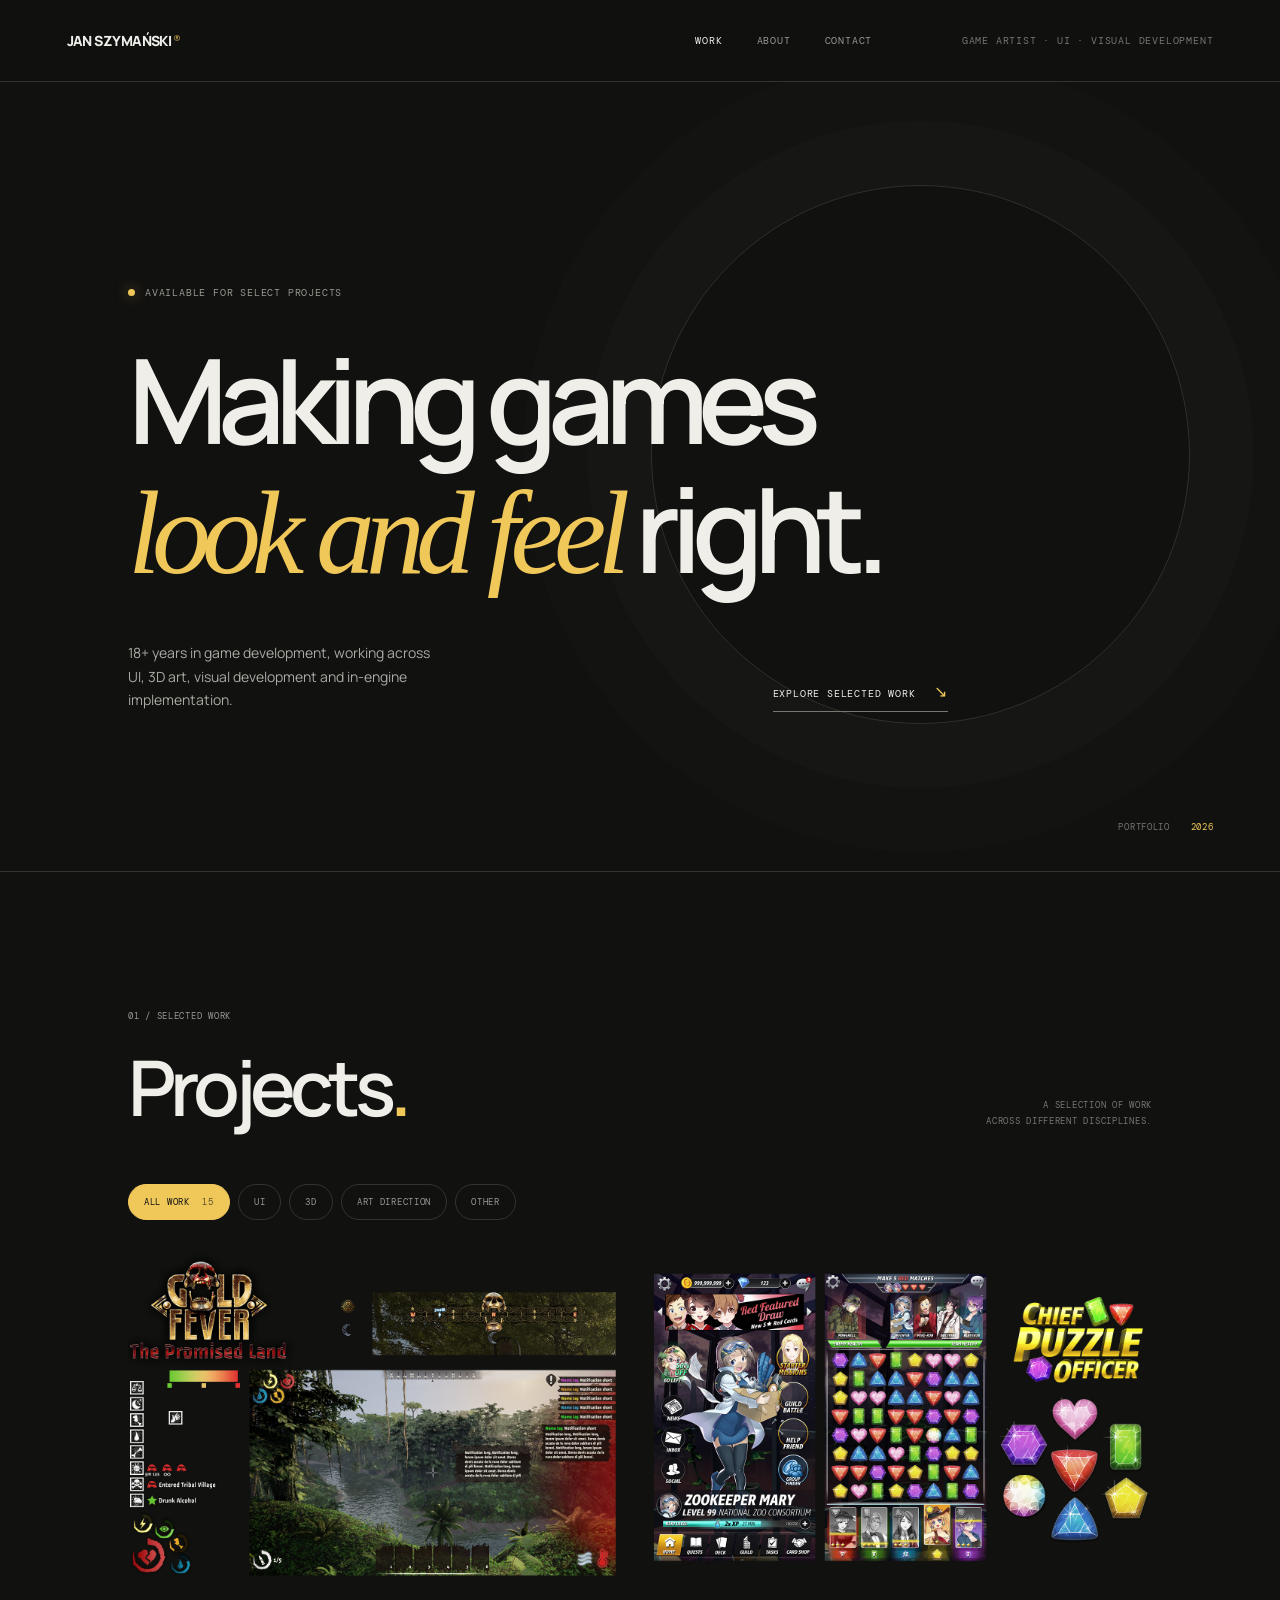
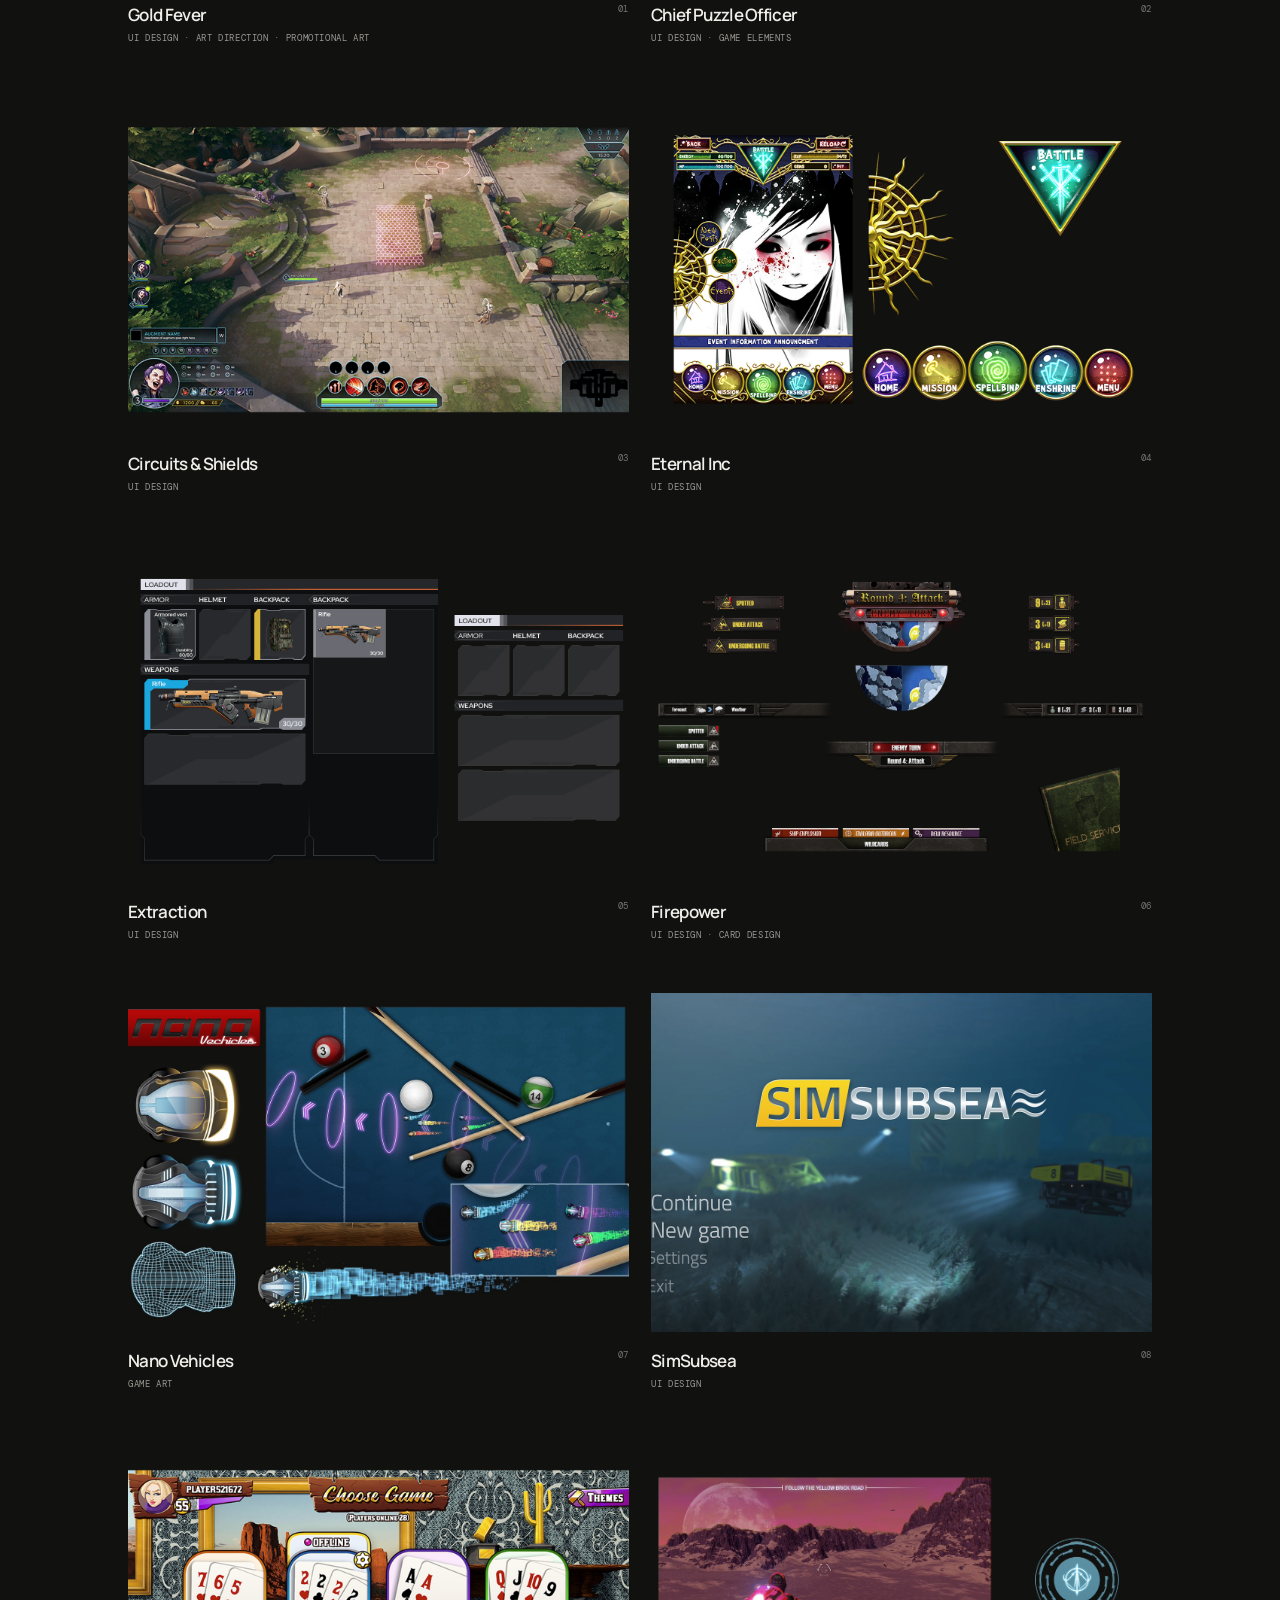
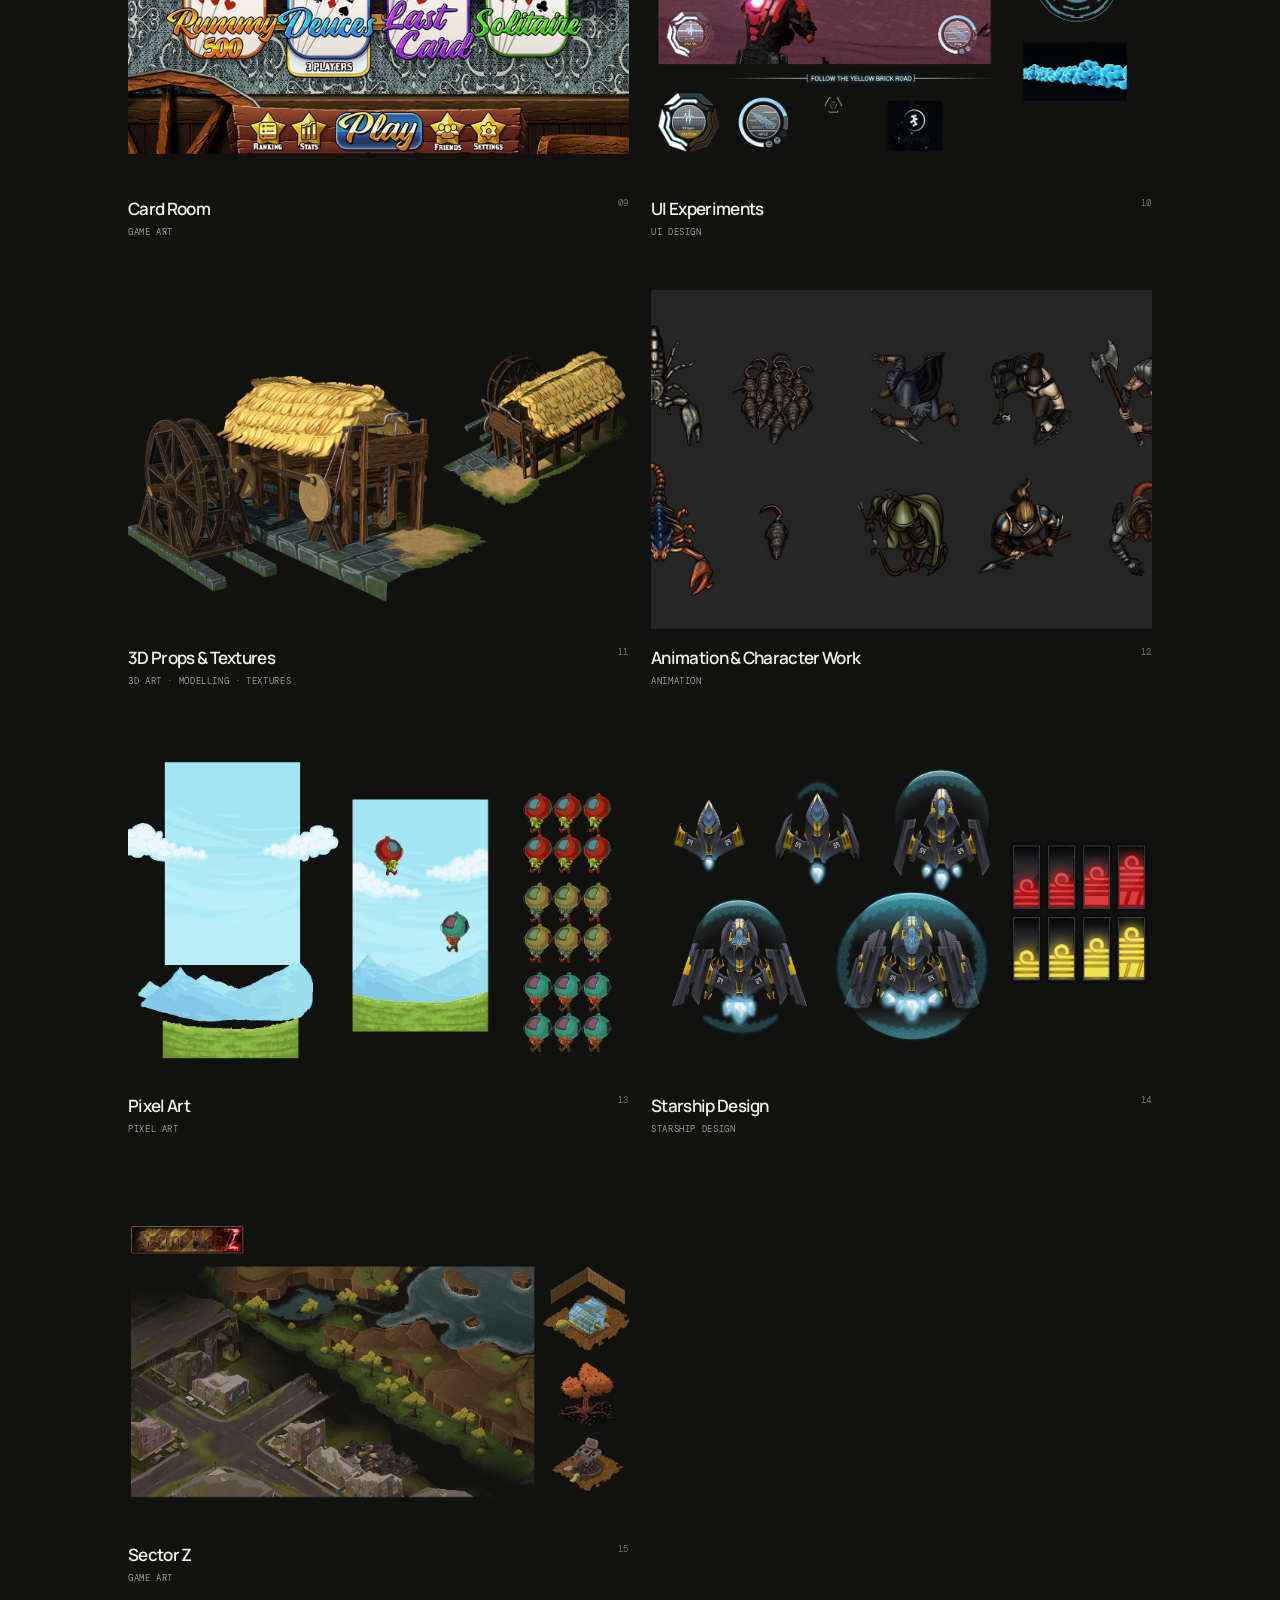
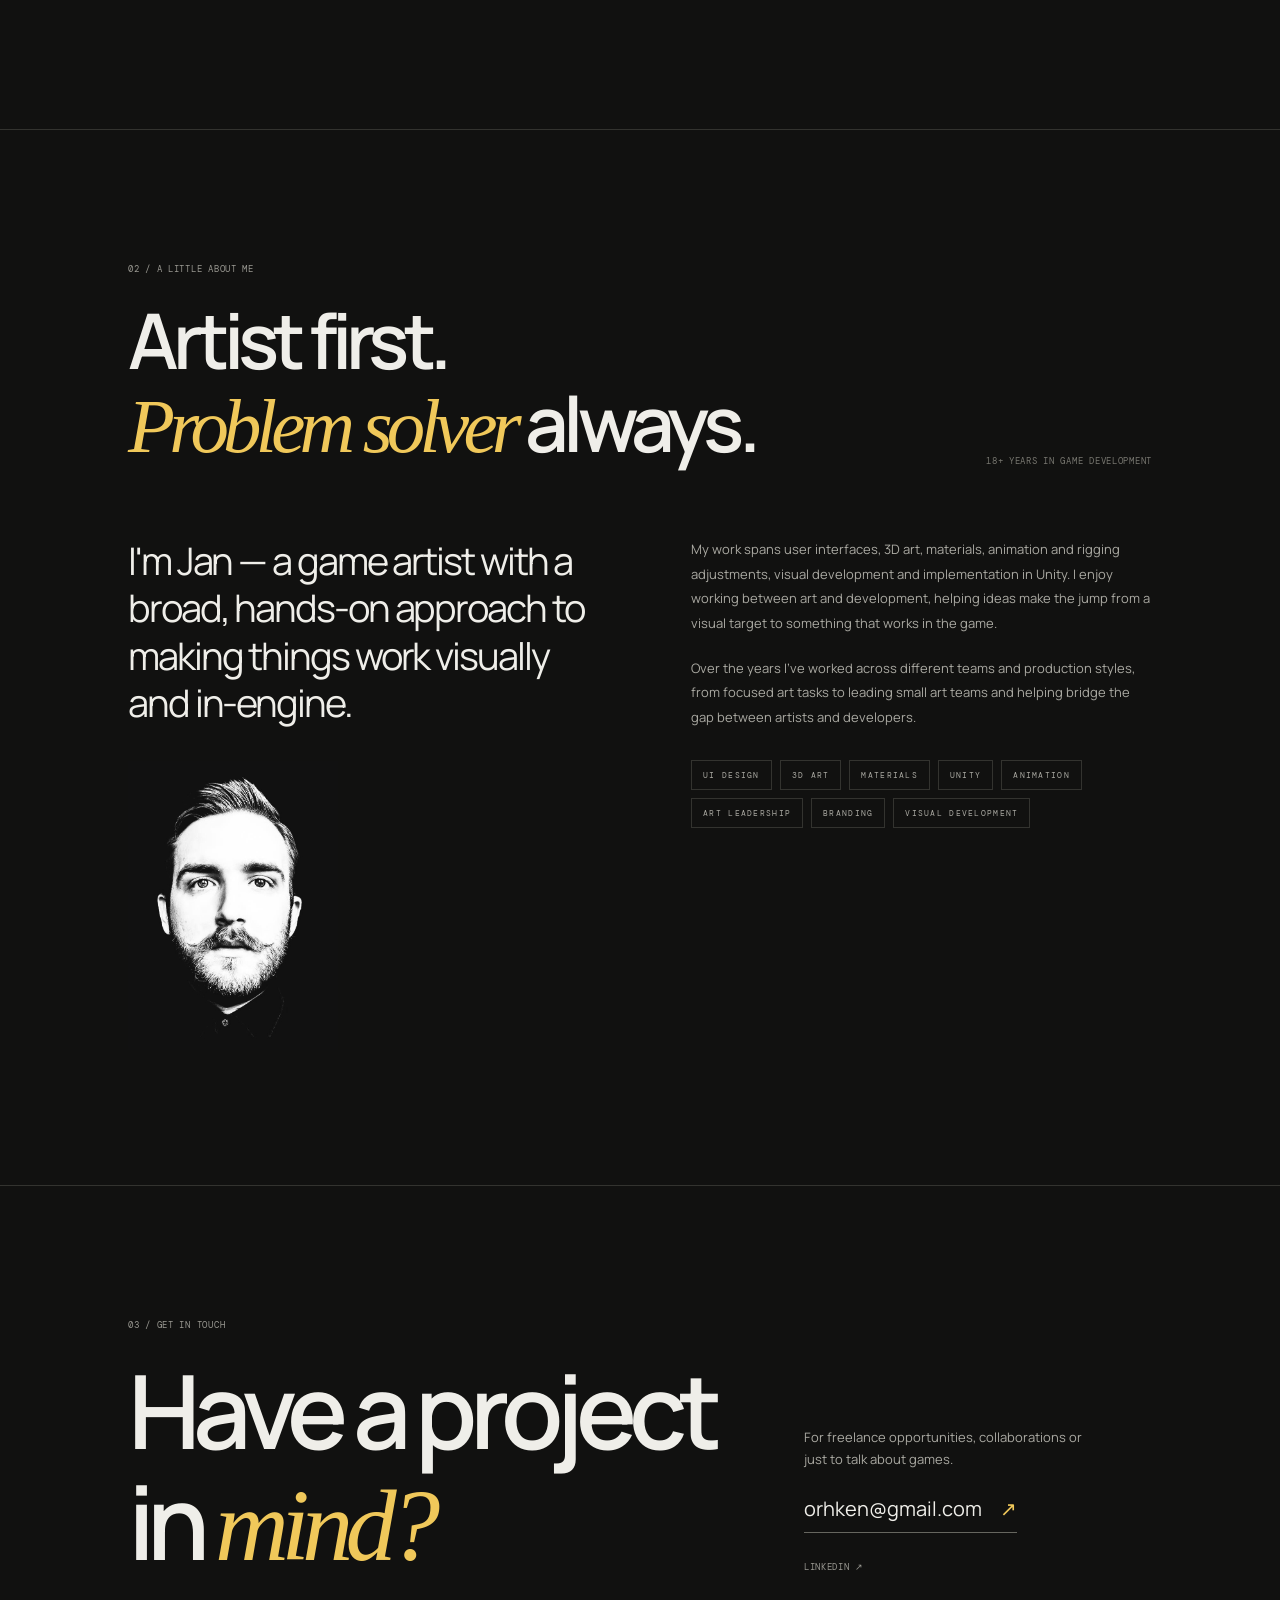
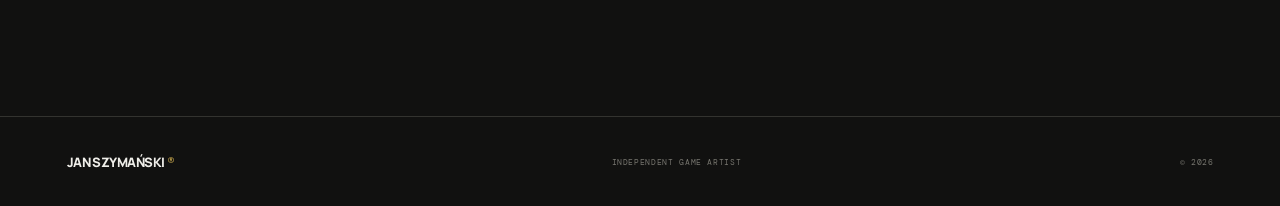
<file: index.html>
<!doctype html>
<html lang="en">
<head>
  <meta charset="utf-8">
  <meta name="viewport" content="width=device-width, initial-scale=1">
  <meta name="description" content="Selected game art, UI and visual development work by Jan Szymański.">
  <meta name="theme-color" content="#111110">
  <title>Jan Szymański — Game Artist</title>
  <link rel="preconnect" href="https://fonts.googleapis.com">
  <link rel="preconnect" href="https://fonts.gstatic.com" crossorigin>
  <link href="https://fonts.googleapis.com/css2?family=DM+Mono:wght@400;500&family=Manrope:wght@400;500;600;700;800&display=swap" rel="stylesheet">
  <link rel="icon" type="image/jpeg" href="assets/images/Icon.jpg">
  <link rel="stylesheet" href="assets/css/style.css">
</head>
<body>
  <header class="site-header">
    <a class="wordmark" href="index.html" aria-label="Jan Szymański home">JAN SZYMAŃSKI<span>®</span></a>
    <button class="menu-toggle" aria-label="Toggle navigation" aria-expanded="false"><i></i><i></i></button>
    <nav class="main-nav">
      <a href="#work" class="nav-link active">Work</a>
      <a href="#about" class="nav-link">About</a>
      <a href="#contact" class="nav-link">Contact</a>
    </nav>
    <span class="header-note">GAME ARTIST · UI · VISUAL DEVELOPMENT</span>
  </header>

  <main>
    <section class="hero">
      <div class="hero-kicker"><span class="status-dot"></span> AVAILABLE FOR SELECT PROJECTS</div>
      <h1>Making games<br><em>look and feel</em> right.</h1>
      <div class="hero-bottom">
        <p>18+ years in game development, working across UI, 3D art, visual development and in-engine implementation.</p>
        <a class="text-link" href="#work">Explore selected work <span>↘</span></a>
      </div>
      <div class="hero-index">PORTFOLIO <span>2026</span></div>
    </section>

    <section class="work-section section-wrap" id="work">
      <div class="section-heading">
        <div><span class="eyebrow">01 / SELECTED WORK</span><h2>Projects<span class="heading-period">.</span></h2></div>
        <span class="section-aside">A selection of work<br>across different disciplines.</span>
      </div>
      <div class="filters" role="group" aria-label="Filter projects">
        <button class="filter-btn selected" data-filter="All">All work <span class="filter-count" id="all-count"></span></button>
        <button class="filter-btn" data-filter="UI">UI</button>
        <button class="filter-btn" data-filter="3D">3D</button>
        <button class="filter-btn" data-filter="Art Direction">Art direction</button>
        <button class="filter-btn" data-filter="Other">Other</button>
      </div>
      <div class="project-grid" id="project-grid" aria-live="polite"></div>
    </section>

    <section class="about-section section-wrap" id="about">
      <div class="section-heading">
        <div><span class="eyebrow">02 / A LITTLE ABOUT ME</span><h2>Artist first.<br><em>Problem solver</em> always.</h2></div>
        <span class="section-aside">18+ years in game development</span>
      </div>
      <div class="about-content">
        <div class="about-intro"><p class="about-lead">I'm Jan — a game artist with a broad, hands-on approach to making things work visually and in-engine.</p><img class="about-photo" src="assets/images/Pf_Photo.jpg" alt="Portrait of Jan Szymański" loading="lazy"></div>
        <div class="about-detail">
          <p>My work spans user interfaces, 3D art, materials, animation and rigging adjustments, visual development and implementation in Unity. I enjoy working between art and development, helping ideas make the jump from a visual target to something that works in the game.</p>
          <p>Over the years I've worked across different teams and production styles, from focused art tasks to leading small art teams and helping bridge the gap between artists and developers.</p>
          <div class="skill-list">
            <span>UI DESIGN</span><span>3D ART</span><span>MATERIALS</span><span>UNITY</span><span>ANIMATION</span><span>ART LEADERSHIP</span><span>BRANDING</span><span>VISUAL DEVELOPMENT</span>
          </div>
        </div>
      </div>
    </section>

    <section class="contact-section section-wrap" id="contact">
      <span class="eyebrow">03 / GET IN TOUCH</span>
      <div class="contact-layout">
        <h2>Have a project<br>in <em>mind?</em></h2>
        <div class="contact-info">
          <p>For freelance opportunities, collaborations or just to talk about games.</p>
          <a class="contact-email" href="mailto:orhken@gmail.com">orhken@gmail.com <span>↗</span></a>
          <div class="social-links">
            <a href="https://www.linkedin.com/in/jan-szymanski-ui" target="_blank" rel="noreferrer">LinkedIn ↗</a>
          </div>
        </div>
      </div>
    </section>
  </main>

  <footer class="site-footer"><a class="wordmark" href="#">JAN SZYMAŃSKI<span>®</span></a><span>INDEPENDENT GAME ARTIST</span><span>© 2026</span></footer>

  <script src="assets/js/projects.js"></script>
  <script src="assets/js/main.js"></script>
</body>
</html>
</file>
<file: assets/css/style.css>
@property --accent {
  syntax: "<color>";
  inherits: true;
  initial-value: #F0C85A;
}

:root {
  --bg: #111110;
  --panel: #1a1a18;
  --text: #efeee9;
  --muted: #999891;
  --line: #33332f;
  --accent: #F0C85A;
  --max: 1440px;
  animation: accent-cycle 25s linear infinite;
}

@keyframes accent-cycle {
  0%, 16% { --accent: #F0C85A; }
  20%, 36% { --accent: #8FCB78; }
  40%, 56% { --accent: #ED91B9; }
  60%, 76% { --accent: #B39AF5; }
  80%, 96% { --accent: #78BDF2; }
  100% { --accent: #F0C85A; }
}

@media (prefers-reduced-motion: reduce) {
  :root { animation: none; }
  .wordmark span { animation: none; }
}

* { box-sizing: border-box; }

html {
  scroll-behavior: smooth;
  scroll-padding-top: 90px;
}

body {
  margin: 0;
  background: var(--bg);
  color: var(--text);
  font-family: "Manrope", Arial, sans-serif;
  -webkit-font-smoothing: antialiased;
}

a {
  color: inherit;
  text-decoration: none;
}

button { font: inherit; }

.site-header {
  height: 82px;
  padding: 0 5.2vw;
  display: flex;
  align-items: center;
  justify-content: space-between;
  border-bottom: 1px solid var(--line);
  position: sticky;
  top: 0;
  z-index: 20;
  background: rgba(17,17,16,.92);
  backdrop-filter: blur(14px);
}

.wordmark {
  font-size: 14px;
  font-weight: 800;
  letter-spacing: -.04em;
  white-space: nowrap;
}

.wordmark span {
  color: var(--accent);
  font: 10px "DM Mono", monospace;
  vertical-align: top;
  margin-left: 3px;
  animation: wordmark-accent-cycle 25s linear infinite;
}

@keyframes wordmark-accent-cycle {
  0%, 16% { color: #F0C85A; }
  20%, 36% { color: #8FCB78; }
  40%, 56% { color: #ED91B9; }
  60%, 76% { color: #B39AF5; }
  80%, 96% { color: #78BDF2; }
  100% { color: #F0C85A; }
}

.main-nav {
  display: flex;
  gap: 34px;
  margin-left: auto;
  margin-right: 7vw;
}

.main-nav a,
.header-note,
.back-link {
  font: 10px "DM Mono", monospace;
  letter-spacing: .08em;
  text-transform: uppercase;
  color: var(--muted);
  transition: color .2s;
}

.main-nav a:hover,
.main-nav a.active,
.back-link:hover {
  color: var(--text);
}

.header-note { color: #77766f; }
.menu-toggle { display: none; }

.hero {
  min-height: min(790px, calc(100vh - 82px));
  padding: 12vh 10vw 7vh;
  position: relative;
  display: flex;
  flex-direction: column;
  justify-content: center;
  border-bottom: 1px solid var(--line);
  overflow: hidden;
}

.hero:after {
  content: "";
  position: absolute;
  width: 42vw;
  height: 42vw;
  max-width: 620px;
  max-height: 620px;
  right: 7vw;
  top: 13%;
  border-radius: 50%;
  border: 1px solid #30302b;
  box-shadow: 0 0 0 5vw rgba(255,255,255,.012),
              0 0 0 10vw rgba(255,255,255,.009);
  pointer-events: none;
}

.hero-kicker,
.eyebrow,
.hero-index,
.section-aside,
.project-meta,
.project-number,
.filter-btn,
.site-footer,
.skill-list,
.project-tag {
  font-family: "DM Mono", monospace;
  text-transform: uppercase;
  letter-spacing: .08em;
}

.hero-kicker {
  color: var(--muted);
  font-size: 10px;
  display: flex;
  align-items: center;
  gap: 10px;
  position: relative;
  z-index: 1;
}

.status-dot {
  width: 7px;
  height: 7px;
  background: var(--accent);
  border-radius: 50%;
  box-shadow: 0 0 14px color-mix(in srgb, var(--accent) 50%, transparent);
}

.hero h1 {
  font-size: clamp(58px, 9.2vw, 142px);
  line-height: 1.1;
  letter-spacing: -.085em;
  font-weight: 600;
  margin: 35px 0 42px;
  position: relative;
  z-index: 1;
}

h1 em,
h2 em {
  font-family: Georgia, serif;
  font-weight: 400;
  letter-spacing: -.075em;
  color: var(--accent);
}

.hero-bottom {
  display: flex;
  justify-content: space-between;
  align-items: end;
  max-width: 820px;
  position: relative;
  z-index: 1;
}

.hero-bottom p {
  max-width: 320px;
  color: #aaa9a2;
  line-height: 1.7;
  font-size: 14px;
  margin: 0;
}

.text-link {
  font: 10px "DM Mono", monospace;
  text-transform: uppercase;
  letter-spacing: .08em;
  padding-bottom: 9px;
  border-bottom: 1px solid #77766f;
}

.text-link span {
  color: var(--accent);
  margin-left: 12px;
  font-size: 16px;
}

.hero-index {
  position: absolute;
  right: 5.2vw;
  bottom: 38px;
  color: #77766f;
  font-size: 9px;
}

.hero-index span {
  color: var(--accent);
  margin-left: 15px;
}

.section-wrap {
  padding-left: 10vw;
  padding-right: 10vw;
}

.work-section {
  padding-top: 130px;
  padding-bottom: 145px;
}

.section-heading {
  display: flex;
  justify-content: space-between;
  align-items: end;
  margin-bottom: 55px;
}

.eyebrow {
  color: var(--muted);
  font-size: 9px;
}

.section-heading h2,
.contact-layout h2 {
  font-size: clamp(46px, 6vw, 82px);
  line-height: 1.08;
  letter-spacing: -.075em;
  font-weight: 600;
  margin: 22px 0 0;
}

.heading-period { color: var(--accent); }

.section-aside {
  color: #77766f;
  font-size: 9px;
  line-height: 1.8;
  text-align: right;
}

.filters {
  display: flex;
  flex-wrap: wrap;
  gap: 8px;
  margin-bottom: 28px;
}

.filter-btn {
  background: transparent;
  color: var(--muted);
  border: 1px solid var(--line);
  padding: 11px 15px;
  border-radius: 30px;
  font-size: 9px;
  cursor: pointer;
  transition: .2s;
}

.filter-btn:hover,
.filter-btn.selected {
  color: var(--bg);
  background: var(--accent);
  border-color: var(--accent);
}

.filter-count {
  margin-left: 7px;
  opacity: .65;
}

.project-grid {
  display: grid;
  grid-template-columns: repeat(2, minmax(0,1fr));
  gap: 52px 22px;
}

.project-card { min-width: 0; }

.project-thumb {
  display: block;
  width: 100%;
  aspect-ratio: 1.48;
  overflow: hidden;
  background: #20201d;
  position: relative;
}

.project-thumb img {
  width: 100%;
  height: 100%;
  object-fit: cover;
  display: block;
  transition: transform .65s cubic-bezier(.2,.7,.2,1), filter .4s;
  filter: saturate(.82);
}

.project-card:hover .project-thumb img {
  transform: scale(1.035);
  filter: saturate(1);
}

.thumb-overlay {
  position: absolute;
  inset: 0;
  display: flex;
  align-items: end;
  justify-content: space-between;
  padding: 20px;
  background: linear-gradient(transparent 55%, rgba(0,0,0,.45));
  opacity: 0;
  transition: opacity .3s;
}

.project-card:hover .thumb-overlay { opacity: 1; }

.thumb-overlay span {
  font: 9px "DM Mono", monospace;
  text-transform: uppercase;
  letter-spacing: .1em;
}

.thumb-overlay b {
  color: var(--accent);
  font-size: 22px;
  font-weight: 400;
}

.project-card-info {
  display: flex;
  justify-content: space-between;
  align-items: start;
  gap: 15px;
  padding-top: 17px;
}

.project-card h3 {
  font-size: 17px;
  font-weight: 600;
  letter-spacing: -.04em;
  margin: 0 0 6px;
}

.project-card p {
  margin: 0;
  font: 9px "DM Mono", monospace;
  color: var(--muted);
  letter-spacing: .07em;
  text-transform: uppercase;
}

.project-number {
  font-size: 9px;
  color: #77766f;
}

.about-section {
  border-top: 1px solid var(--line);
  border-bottom: 1px solid var(--line);
  padding-top: 125px;
  padding-bottom: 135px;
}

.about-content {
  display: grid;
  grid-template-columns: 1fr 1fr;
  gap: 10%;
  margin-top: 68px;
}

.about-lead {
  font-size: clamp(24px, 3vw, 38px);
  line-height: 1.25;
  letter-spacing: -.055em;
  margin: 0;
  max-width: 510px;
}

.about-detail p {
  color: #aaa9a2;
  font-size: 13px;
  line-height: 1.9;
  margin: 0 0 20px;
}

.skill-list {
  display: flex;
  flex-wrap: wrap;
  gap: 8px;
  margin-top: 30px;
}

.skill-list span {
  border: 1px solid var(--line);
  color: #aaa9a2;
  padding: 9px 11px;
  font-size: 8px;
}

.contact-section {
  padding-top: 125px;
  padding-bottom: 135px;
}

.contact-layout {
  display: flex;
  justify-content: space-between;
  align-items: end;
  gap: 30px;
}

.contact-layout h2 {
  font-size: clamp(56px, 8vw, 110px);
}

.contact-info {
  width: 34%;
  padding-bottom: 8px;
}

.contact-info p {
  color: #aaa9a2;
  font-size: 13px;
  line-height: 1.7;
  max-width: 280px;
  margin: 0 0 25px;
}

.contact-email {
  display: inline-flex;
  align-items: center;
  gap: 18px;
  font-size: clamp(14px, 1.6vw, 20px);
  border-bottom: 1px solid #66665f;
  padding-bottom: 10px;
}

.contact-email span { color: var(--accent); }

.social-links {
  display: flex;
  gap: 24px;
  margin-top: 28px;
}

.social-links a {
  font: 9px "DM Mono", monospace;
  text-transform: uppercase;
  letter-spacing: .08em;
  color: var(--muted);
}

.social-links a:hover { color: var(--accent); }

.site-footer {
  min-height: 90px;
  border-top: 1px solid var(--line);
  padding: 20px 5.2vw;
  display: flex;
  justify-content: space-between;
  align-items: center;
  color: #77766f;
  font-size: 8px;
}

.site-footer .wordmark {
  color: var(--text);
  font: 800 13px "Manrope", sans-serif;
  letter-spacing: -.04em;
}

/* Project detail pages */

.project-detail {
  padding-top: 75px;
  padding-bottom: 120px;
}

.project-back {
  font: 9px "DM Mono", monospace;
  color: var(--muted);
  text-transform: uppercase;
  letter-spacing: .08em;
}

.project-hero-title {
  margin: 45px 0 25px;
  display: flex;
  justify-content: space-between;
  align-items: end;
  gap: 30px;
}

.project-hero-title h1 {
  font-size: clamp(48px, 8vw, 110px);
  line-height: 1.08;
  letter-spacing: -.08em;
  font-weight: 600;
  margin: 0;
}

.project-meta {
  color: var(--muted);
  font-size: 9px;
  line-height: 2;
  text-align: right;
  white-space: nowrap;
}

/* Cover image: preserve original proportions */

.project-cover {
  width: 100%;
  height: auto;
  max-height: none;
  aspect-ratio: auto;
  object-fit: contain;
  display: block;
  margin: 45px 0 70px;
  background: var(--panel);
}

.project-cover-trigger {
  display: block;
  width: 100%;
  border: 0;
  padding: 0;
  background: transparent;
  text-align: left;
  cursor: zoom-in;
}

.project-intro {
  display: grid;
  grid-template-columns: .8fr 1.2fr;
  gap: 10%;
  margin-bottom: 75px;
}

.project-intro h2 {
  font-size: 27px;
  letter-spacing: -.05em;
  margin: 0;
}

.project-intro p {
  color: #aaa9a2;
  line-height: 1.9;
  font-size: 14px;
  margin: 0 0 18px;
}

.project-gallery {
  display: grid;
  grid-template-columns: repeat(2,minmax(0,1fr));
  gap: 16px;
}

.gallery-item {
  cursor: zoom-in;
  background: var(--panel);
  overflow: hidden;
  width: 100%;
  padding: 0;
  border: 0;
}

.gallery-item.wide { grid-column: span 2; }

/* Gallery images: preserve original proportions */

.gallery-item img,
.gallery-item.wide img {
  display: block;
  width: 100%;
  height: auto;
  max-height: none;
  aspect-ratio: auto;
  object-fit: contain;
  transition: transform .5s;
}

.gallery-item:hover img { transform: scale(1.015); }

.project-next {
  display: flex;
  justify-content: space-between;
  align-items: center;
  margin-top: 90px;
  padding-top: 25px;
  border-top: 1px solid var(--line);
}

.project-next span {
  font: 9px "DM Mono", monospace;
  color: var(--muted);
  text-transform: uppercase;
  letter-spacing: .1em;
}

.project-next a {
  font-size: 20px;
  letter-spacing: -.04em;
}

.project-loading {
  color: var(--muted);
  padding: 80px 0;
}

/* Lightbox */

.lightbox {
  position: fixed;
  inset: 0;
  background: rgba(8,8,7,.96);
  z-index: 100;
  display: none;
  align-items: center;
  justify-content: center;
  padding: 6vw;
}

.lightbox.open { display: flex; }

.lightbox img {
  max-width: 90vw;
  max-height: 82vh;
  object-fit: contain;
}

.lightbox button {
  position: absolute;
  border: 0;
  background: transparent;
  color: white;
  font-size: 30px;
  cursor: pointer;
  padding: 15px;
}

.lightbox-close {
  top: 20px;
  right: 25px;
}

.lightbox-prev {
  left: 20px;
  top: 50%;
}

.lightbox-next {
  right: 20px;
  top: 50%;
}

.lightbox-caption {
  position: absolute;
  bottom: 22px;
  left: 0;
  right: 0;
  text-align: center;
  font: 9px "DM Mono", monospace;
  color: var(--muted);
  letter-spacing: .1em;
  text-transform: uppercase;
}

/* Tablet */

@media (max-width: 800px) {
  .site-header {
    height: 70px;
    padding: 0 6vw;
  }

  .header-note { display: none; }

  .main-nav {
    margin-right: 0;
    gap: 22px;
  }

  .hero {
    min-height: 650px;
    padding: 100px 7vw 80px;
  }

  .hero:after {
    width: 70vw;
    height: 70vw;
    right: -10vw;
    top: 18%;
  }

  .hero h1 { font-size: clamp(58px, 12vw, 100px); }

  .section-wrap {
    padding-left: 7vw;
    padding-right: 7vw;
  }

  .work-section,
  .about-section,
  .contact-section {
    padding-top: 90px;
    padding-bottom: 95px;
  }

  .about-content { gap: 6%; }

  .contact-layout {
    align-items: start;
    flex-direction: column;
  }

  .contact-info {
    width: 100%;
    margin-top: 25px;
  }
}

/* Mobile */

@media (max-width: 560px) {
  .site-header { justify-content: space-between; }

  .main-nav {
    display: none;
    position: absolute;
    top: 69px;
    left: 0;
    right: 0;
    padding: 22px 7vw;
    background: #171715;
    border-bottom: 1px solid var(--line);
    flex-direction: column;
    gap: 20px;
  }

  .main-nav.open { display: flex; }

  .menu-toggle {
    display: flex;
    flex-direction: column;
    gap: 5px;
    border: 0;
    background: none;
    padding: 10px 0 10px 10px;
  }

  .menu-toggle i {
    width: 22px;
    height: 1px;
    background: var(--text);
  }

  .hero {
    min-height: 610px;
    padding-left: 7vw;
    padding-right: 7vw;
  }

  .hero h1 {
    font-size: clamp(54px, 15vw, 80px);
    margin: 28px 0 34px;
  }

  .hero-bottom {
    align-items: start;
    flex-direction: column;
    gap: 28px;
  }

  .hero-index { bottom: 25px; }

  .section-heading {
    align-items: start;
    flex-direction: column;
    gap: 20px;
    margin-bottom: 38px;
  }

  .section-aside { text-align: left; }

  .project-grid {
    grid-template-columns: 1fr;
    gap: 38px;
  }

  .project-thumb { aspect-ratio: 1.35; }

  .about-content {
    grid-template-columns: 1fr;
    gap: 30px;
    margin-top: 42px;
  }

  .contact-layout h2 { font-size: 60px; }

  .site-footer {
    flex-wrap: wrap;
    gap: 14px;
  }

  .site-footer > span:nth-child(2) { display: none; }

  .project-hero-title {
    flex-direction: column;
    align-items: start;
  }

  .project-meta { text-align: left; }

  .project-cover {
    height: auto;
    aspect-ratio: auto;
    margin: 30px 0 45px;
  }

  .project-intro {
    grid-template-columns: 1fr;
    gap: 20px;
  }

  .project-gallery { grid-template-columns: 1fr; }

  .gallery-item.wide { grid-column: span 1; }

  .gallery-item img,
  .gallery-item.wide img {
    height: auto;
    aspect-ratio: auto;
  }

  .lightbox { padding: 18px; }

  .lightbox-prev { left: 0; }
  .lightbox-next { right: 0; }

  .back-link { display: none; }
}

.about-intro { min-width: 0; }

.about-photo {
  display: block;
  width: min(210px, 55%);
  height: auto;
  margin-top: 34px;
  filter: grayscale(1);
}
</file>
